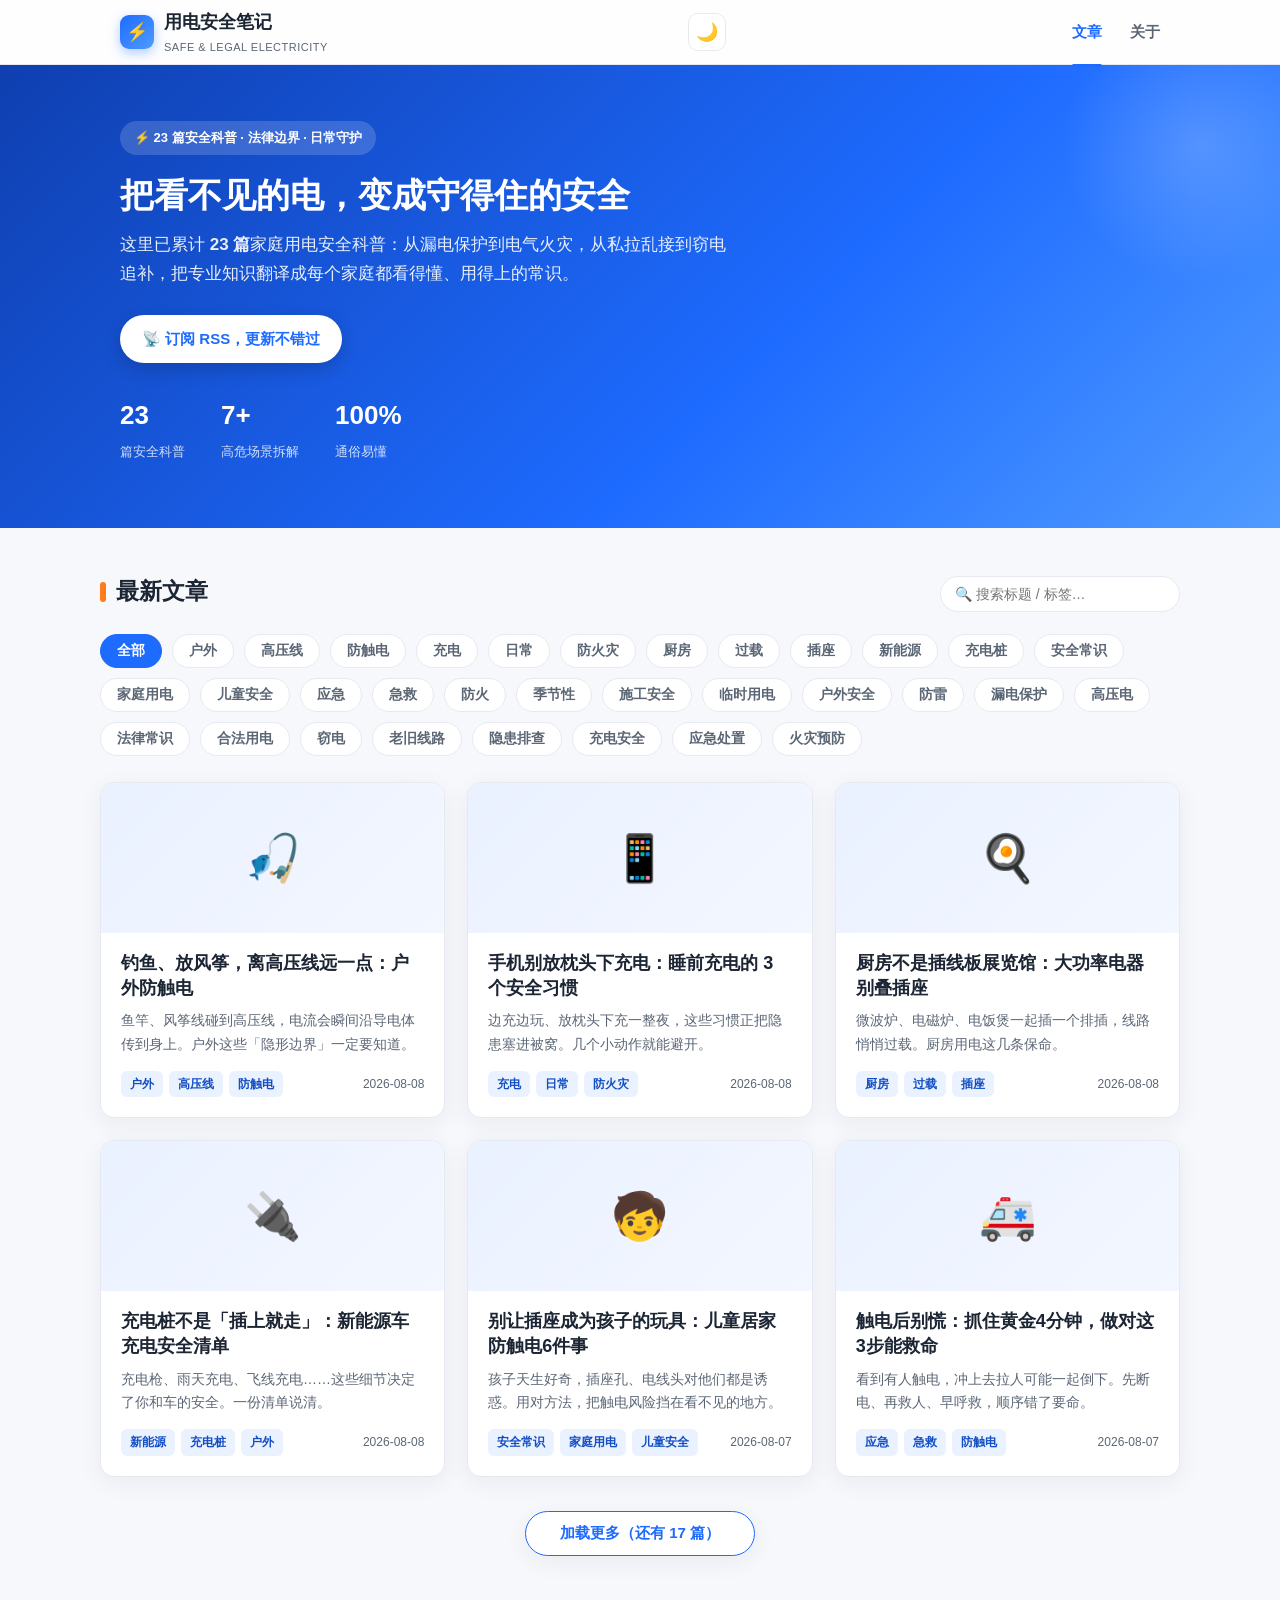
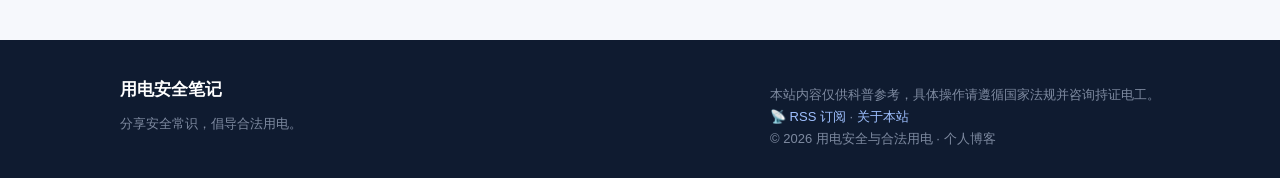
<file: index.html>
<!DOCTYPE html>
<html lang="zh-CN">
<head>
  <meta charset="UTF-8" />
  <meta name="viewport" content="width=device-width, initial-scale=1.0" />
  <title>用电安全与合法用电 · 个人博客</title>
  <meta name="description" content="专注家庭用电安全、合法用电与电气隐患排查的个人博客。" />
  <link rel="stylesheet" href="css/style.css" />
</head>
<body>
  <!-- 顶部导航 -->
  <header class="site-header">
    <div class="wrap nav">
      <a class="brand" href="index.html">
        <span class="logo">⚡</span>
        <span>用电安全笔记<small>SAFE &amp; LEGAL ELECTRICITY</small></span>
      </a>
      <button class="nav-toggle" aria-label="菜单">☰</button>
      <button class="theme-toggle" aria-label="切换主题">🌙</button>
      <nav class="nav-links">
        <a href="index.html" class="active">文章</a>
        <a href="about.html">关于</a>
      </nav>
    </div>
  </header>

  <!-- Hero -->
  <section class="hero">
    <div class="wrap">
      <span class="badge">⚡ 23 篇安全科普 · 法律边界 · 日常守护</span>
      <h1>把看不见的电，变成守得住的安全</h1>
      <p>这里已累计 <b>23 篇</b>家庭用电安全科普：从漏电保护到电气火灾，从私拉乱接到窃电追补，把专业知识翻译成每个家庭都看得懂、用得上的常识。</p>
      <a class="hero-rss" href="rss.xml">📡 订阅 RSS，更新不错过</a>
      <div class="hero-stats">
        <div><b id="article-count">0</b><span>篇安全科普</span></div>
        <div><b>7+</b><span>高危场景拆解</span></div>
        <div><b>100%</b><span>通俗易懂</span></div>
      </div>
    </div>
  </section>

  <!-- 文章列表 -->
  <main class="section wrap">
    <div class="section-head">
      <h2><span class="bar"></span>最新文章</h2>
      <input id="search-input" type="search" placeholder="🔍 搜索标题 / 标签…"
        style="padding:9px 14px;border:1px solid var(--line);border-radius:999px;width:240px;font-size:14px;outline:none;" />
    </div>

    <div id="tag-bar" class="tag-bar"></div>
    <div id="result-hint" class="result-hint"></div>
    <div id="card-grid" class="card-grid"></div>
    <div class="load-more-wrap">
      <button id="load-more" class="load-more">加载更多</button>
    </div>
  </main>

  <!-- 页脚 -->
  <footer class="site-footer">
    <div class="wrap">
      <div>
        <div style="font-weight:800;font-size:17px;color:#fff;">用电安全笔记</div>
        <div class="small">分享安全常识，倡导合法用电。</div>
      </div>
      <div class="small">
        本站内容仅供科普参考，具体操作请遵循国家法规并咨询持证电工。<br />
        <a href="rss.xml">📡 RSS 订阅</a> · <a href="about.html">关于本站</a><br />
        © 2026 用电安全与合法用电 · 个人博客
      </div>
    </div>
  </footer>

  <script src="js/marked.min.js"></script>
  <script src="js/articles.js"></script>
  <script src="js/app.js"></script>
</body>
</html>
</file>
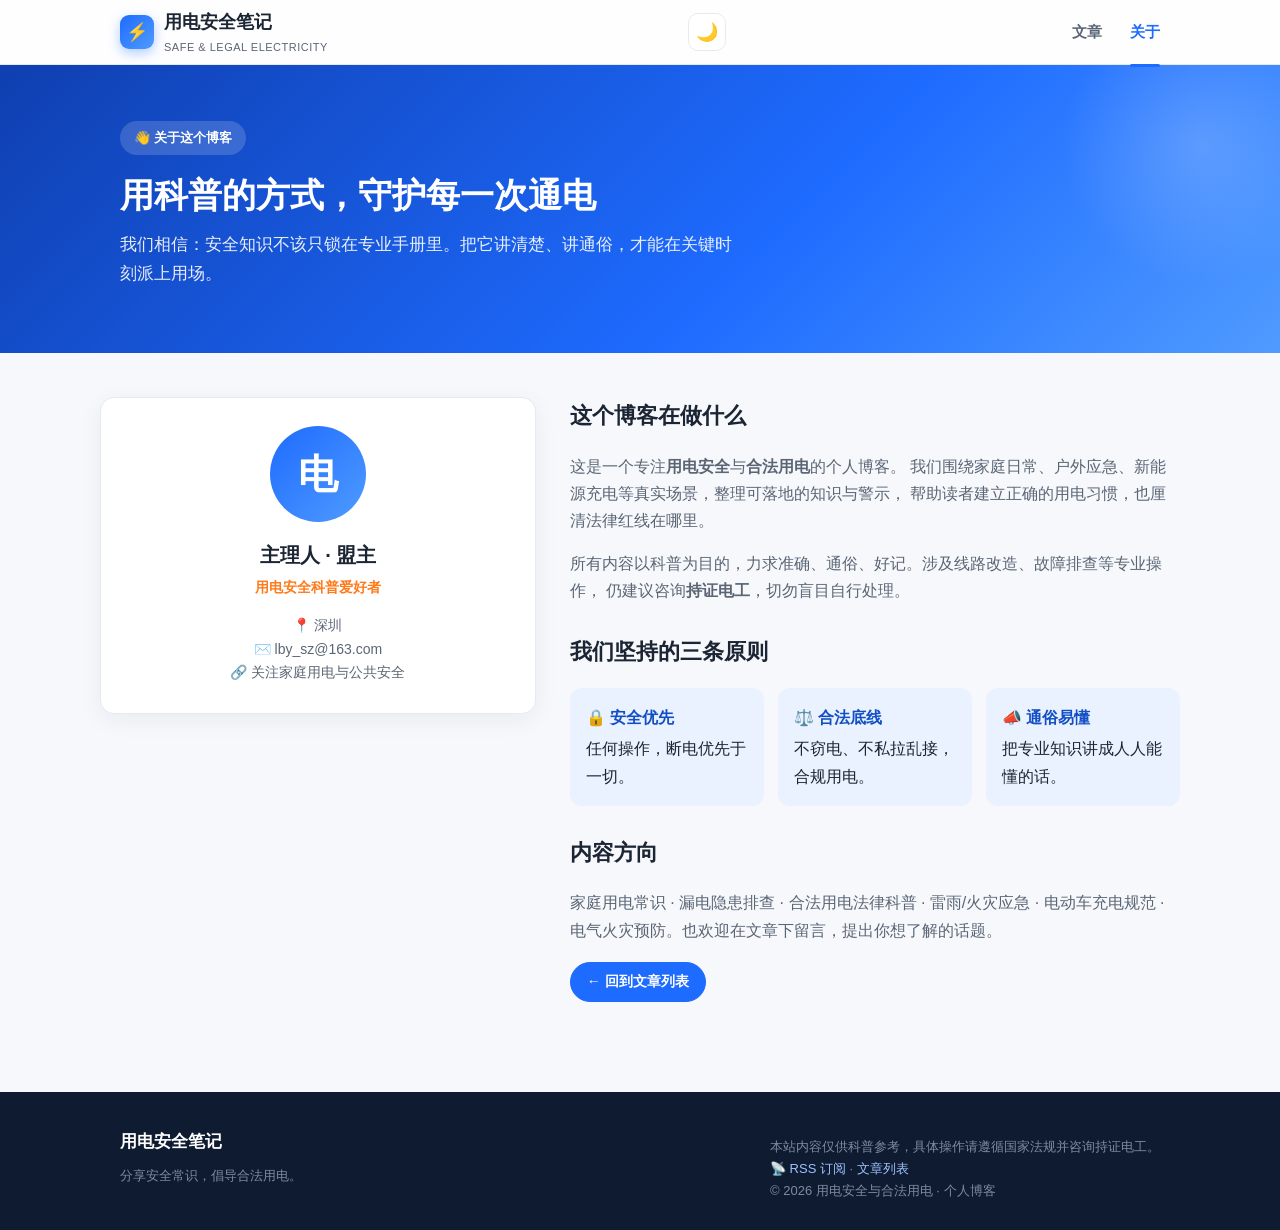
<file: about.html>
<!DOCTYPE html>
<html lang="zh-CN">
<head>
  <meta charset="UTF-8" />
  <meta name="viewport" content="width=device-width, initial-scale=1.0" />
  <title>关于 · 用电安全与合法用电</title>
  <meta name="description" content="关于本博客与作者的介绍。" />
  <link rel="stylesheet" href="css/style.css" />
</head>
<body>
  <!-- 顶部导航 -->
  <header class="site-header">
    <div class="wrap nav">
      <a class="brand" href="index.html">
        <span class="logo">⚡</span>
        <span>用电安全笔记<small>SAFE &amp; LEGAL ELECTRICITY</small></span>
      </a>
      <button class="nav-toggle" aria-label="菜单">☰</button>
      <button class="theme-toggle" aria-label="切换主题">🌙</button>
      <nav class="nav-links">
        <a href="index.html">文章</a>
        <a href="about.html" class="active">关于</a>
      </nav>
    </div>
  </header>

  <!-- Hero -->
  <section class="hero">
    <div class="wrap">
      <span class="badge">👋 关于这个博客</span>
      <h1>用科普的方式，守护每一次通电</h1>
      <p>我们相信：安全知识不该只锁在专业手册里。把它讲清楚、讲通俗，才能在关键时刻派上用场。</p>
    </div>
  </section>

  <!-- 关于内容 -->
  <main class="section wrap">
    <div class="about-grid">
      <aside class="about-card">
        <div class="avatar">电</div>
        <h3>主理人 · 盟主</h3>
        <div class="role">用电安全科普爱好者</div>
        <div class="contact">
          📍 深圳<br />
          ✉️ lby_sz@163.com<br />
          🔗 关注家庭用电与公共安全
        </div>
      </aside>

      <div class="about-content">
        <h2>这个博客在做什么</h2>
        <p>
          这是一个专注<strong>用电安全</strong>与<strong>合法用电</strong>的个人博客。
          我们围绕家庭日常、户外应急、新能源充电等真实场景，整理可落地的知识与警示，
          帮助读者建立正确的用电习惯，也厘清法律红线在哪里。
        </p>
        <p>
          所有内容以科普为目的，力求准确、通俗、好记。涉及线路改造、故障排查等专业操作，
          仍建议咨询<strong>持证电工</strong>，切勿盲目自行处理。
        </p>

        <h2 style="margin-top:28px;">我们坚持的三条原则</h2>
        <div class="principle">
          <div class="item"><b>🔒 安全优先</b>任何操作，断电优先于一切。</div>
          <div class="item"><b>⚖️ 合法底线</b>不窃电、不私拉乱接，合规用电。</div>
          <div class="item"><b>📣 通俗易懂</b>把专业知识讲成人人能懂的话。</div>
        </div>

        <h2 style="margin-top:28px;">内容方向</h2>
        <p>
          家庭用电常识 · 漏电隐患排查 · 合法用电法律科普 · 雷雨/火灾应急 ·
          电动车充电规范 · 电气火灾预防。也欢迎在文章下留言，提出你想了解的话题。
        </p>
        <p style="margin-top:18px;">
          <a class="tag-chip active" href="index.html" style="display:inline-block;">← 回到文章列表</a>
        </p>
      </div>
    </div>
  </main>

  <!-- 页脚 -->
  <footer class="site-footer">
    <div class="wrap">
      <div>
        <div style="font-weight:800;font-size:17px;color:#fff;">用电安全笔记</div>
        <div class="small">分享安全常识，倡导合法用电。</div>
      </div>
      <div class="small">
        本站内容仅供科普参考，具体操作请遵循国家法规并咨询持证电工。<br />
        <a href="rss.xml">📡 RSS 订阅</a> · <a href="index.html">文章列表</a><br />
        © 2026 用电安全与合法用电 · 个人博客
      </div>
    </div>
  </footer>

  <script src="js/marked.min.js"></script>
  <script src="js/articles.js"></script>
  <script src="js/app.js"></script>
</body>
</html>
</file>
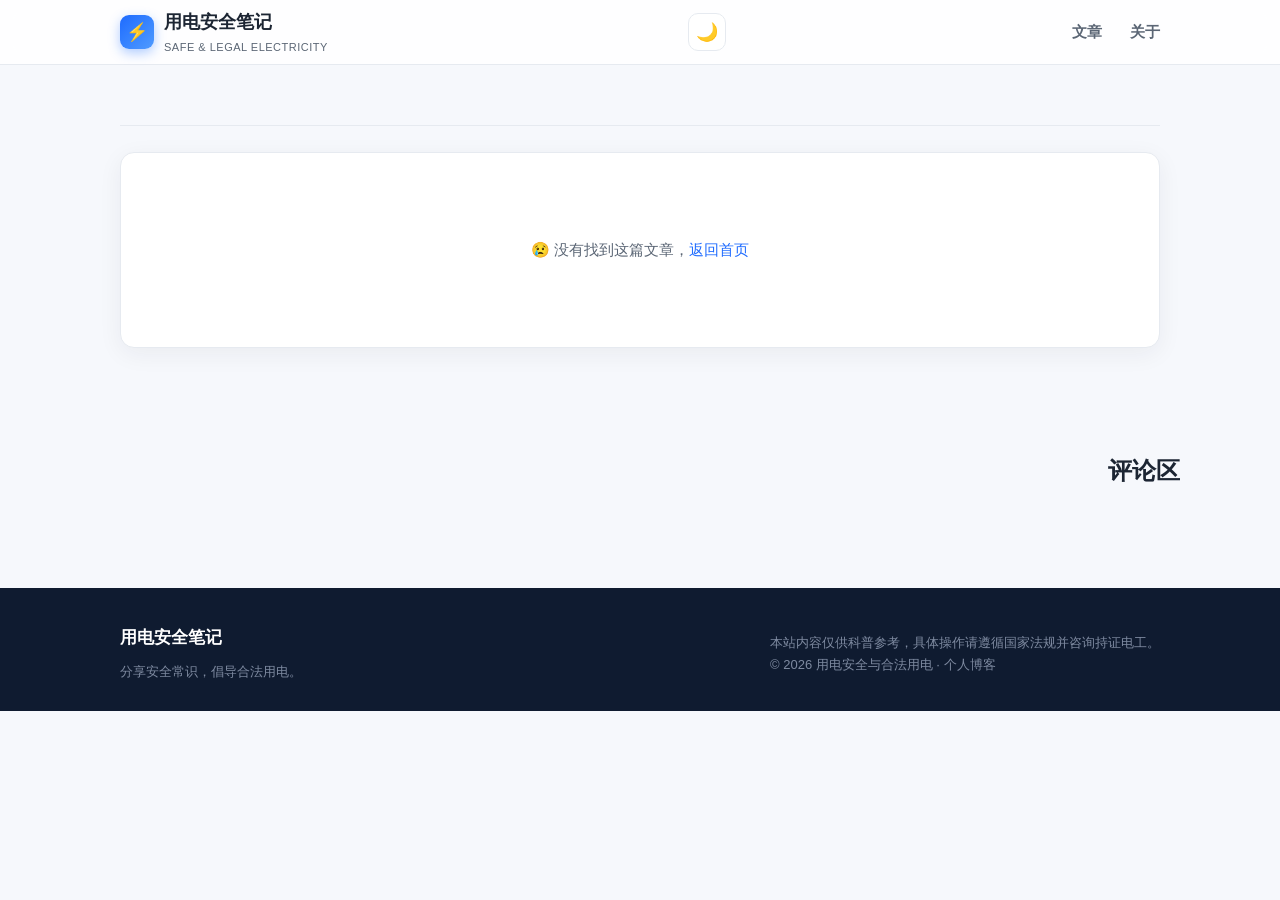
<file: article.html>
<!DOCTYPE html>
<html lang="zh-CN">
<head>
  <meta charset="UTF-8" />
  <meta name="viewport" content="width=device-width, initial-scale=1.0" />
  <title>文章详情 · 用电安全与合法用电</title>
  <link rel="stylesheet" href="css/style.css" />
</head>
<body>
  <!-- 顶部导航 -->
  <header class="site-header">
    <div class="wrap nav">
      <a class="brand" href="index.html">
        <span class="logo">⚡</span>
        <span>用电安全笔记<small>SAFE &amp; LEGAL ELECTRICITY</small></span>
      </a>
      <button class="nav-toggle" aria-label="菜单">☰</button>
      <button class="theme-toggle" aria-label="切换主题">🌙</button>
      <nav class="nav-links">
        <a href="index.html">文章</a>
        <a href="about.html">关于</a>
      </nav>
    </div>
  </header>

  <!-- 文章头部 -->
  <div class="wrap">
    <div id="article-header" class="article-header"></div>
    <article id="article-root" class="article-body"></article>
    <section id="related" class="section wrap" style="padding-top:0;"></section>
  </div>

  <!-- 评论区（Giscus：需在 GitHub 仓库开启 Discussions 并安装 giscus app 后生效） -->
  <section class="section wrap" style="padding-top:0;">
    <h2 class="section-head"><span class="bar"></span>评论区</h2>
    <div id="giscus" class="giscus-box"></div>
  </section>

  <!-- 页脚 -->
  <footer class="site-footer">
    <div class="wrap">
      <div>
        <div style="font-weight:800;font-size:17px;color:#fff;">用电安全笔记</div>
        <div class="small">分享安全常识，倡导合法用电。</div>
      </div>
      <div class="small">
        本站内容仅供科普参考，具体操作请遵循国家法规并咨询持证电工。<br />
        © 2026 用电安全与合法用电 · 个人博客
      </div>
    </div>
  </footer>

  <script src="js/marked.min.js"></script>
  <script src="js/articles.js"></script>
  <script src="js/app.js"></script>
</body>
</html>
</file>
<file: css/style.css>
/* ===========================================================
   用电安全与合法用电 · 个人博客样式
   配色：电光蓝(主) / 警示橙(强调) / 浅灰底
   =========================================================== */

:root {
  --blue: #1e6bff;
  --blue-dark: #134fc4;
  --blue-soft: #eaf1ff;
  --orange: #ff7a1a;
  --orange-soft: #fff1e6;
  --ink: #1c2533;
  --ink-soft: #5b6675;
  --line: #e6eaf0;
  --bg: #f6f8fc;
  --card: #ffffff;
  --radius: 14px;
  --shadow: 0 6px 24px rgba(28, 37, 51, 0.06);
  --shadow-hover: 0 12px 36px rgba(30, 107, 255, 0.14);
  --maxw: 1080px;
  --code-bg: #f1f4f9;
}

* { box-sizing: border-box; }

html { scroll-behavior: smooth; }

body {
  margin: 0;
  font-family: -apple-system, BlinkMacSystemFont, "Segoe UI", "PingFang SC",
    "Hiragino Sans GB", "Microsoft YaHei", sans-serif;
  color: var(--ink);
  background: var(--bg);
  line-height: 1.7;
  -webkit-font-smoothing: antialiased;
}

a { color: var(--blue); text-decoration: none; }
a:hover { text-decoration: underline; }

img { max-width: 100%; display: block; }

.wrap { max-width: var(--maxw); margin: 0 auto; padding: 0 20px; }

/* ----------------------- 顶部导航 ----------------------- */
.site-header {
  position: sticky;
  top: 0;
  z-index: 50;
  background: rgba(255, 255, 255, 0.86);
  backdrop-filter: saturate(160%) blur(10px);
  border-bottom: 1px solid var(--line);
}
.nav {
  display: flex;
  align-items: center;
  justify-content: space-between;
  height: 64px;
}
.brand {
  display: flex;
  align-items: center;
  gap: 10px;
  font-weight: 800;
  font-size: 18px;
  color: var(--ink);
}
.brand:hover { text-decoration: none; }
.brand .logo {
  width: 34px; height: 34px;
  border-radius: 9px;
  background: linear-gradient(135deg, var(--blue), #4f9bff);
  display: grid; place-items: center;
  color: #fff; font-size: 18px;
  box-shadow: 0 4px 12px rgba(30, 107, 255, 0.35);
}
.brand small { display:block; font-size: 11px; font-weight: 500; color: var(--ink-soft); letter-spacing: .5px; }

.nav-links { display: flex; gap: 28px; align-items: center; }
.nav-links a {
  color: var(--ink-soft);
  font-weight: 600;
  font-size: 15px;
  position: relative;
}
.nav-links a.active, .nav-links a:hover { color: var(--blue); text-decoration: none; }
.nav-links a.active::after {
  content: ""; position: absolute; left: 0; right: 0; bottom: -22px;
  height: 3px; border-radius: 3px; background: var(--blue);
}
.nav-toggle { display: none; background: none; border: 0; font-size: 24px; cursor: pointer; color: var(--ink); }

/* ----------------------- Hero ----------------------- */
.hero {
  background: linear-gradient(135deg, #0f3fb0 0%, #1e6bff 60%, #4f9bff 100%);
  color: #fff;
  padding: 56px 0 64px;
  position: relative;
  overflow: hidden;
}
.hero::after {
  content: ""; position: absolute; right: -60px; top: -60px;
  width: 280px; height: 280px; border-radius: 50%;
  background: radial-gradient(circle, rgba(255,255,255,.18), transparent 70%);
}
.hero h1 { font-size: 34px; margin: 0 0 14px; font-weight: 800; line-height: 1.3; }
.hero p { font-size: 17px; max-width: 620px; color: rgba(255,255,255,.9); margin: 0; }
.hero .badge {
  display: inline-flex; align-items: center; gap: 8px;
  background: rgba(255,255,255,.16); padding: 6px 14px; border-radius: 999px;
  font-size: 13px; margin-bottom: 18px; font-weight: 600;
}
.hero-stats { display: flex; gap: 36px; margin-top: 30px; flex-wrap: wrap; }
.hero-stats div { }
.hero-stats b { display: block; font-size: 26px; font-weight: 800; }
.hero-stats span { font-size: 13px; color: rgba(255,255,255,.8); }

/* ----------------------- 区块标题 ----------------------- */
.section { padding: 44px 0; }
.section-head {
  display: flex; align-items: baseline; justify-content: space-between;
  margin-bottom: 22px; flex-wrap: wrap; gap: 12px;
}
.section-head h2 { font-size: 23px; margin: 0; font-weight: 800; }
.section-head h2 .bar {
  display: inline-block; width: 6px; height: 20px; border-radius: 4px;
  background: var(--orange); margin-right: 10px; vertical-align: -3px;
}

/* ----------------------- 标签筛选 ----------------------- */
.tag-bar { display: flex; flex-wrap: wrap; gap: 10px; margin-bottom: 26px; }
.tag-chip {
  border: 1px solid var(--line); background: var(--card);
  color: var(--ink-soft); padding: 7px 16px; border-radius: 999px;
  font-size: 14px; font-weight: 600; cursor: pointer; transition: .18s;
}
.tag-chip:hover { border-color: var(--blue); color: var(--blue); }
.tag-chip.active { background: var(--blue); color: #fff; border-color: var(--blue); }

/* ----------------------- 文章卡片 ----------------------- */
.card-grid {
  display: grid;
  grid-template-columns: repeat(auto-fill, minmax(320px, 1fr));
  gap: 22px;
}
.card {
  background: var(--card); border-radius: var(--radius); overflow: hidden;
  box-shadow: var(--shadow); border: 1px solid var(--line);
  display: flex; flex-direction: column; transition: .2s;
}
.card:hover { transform: translateY(-4px); box-shadow: var(--shadow-hover); }
.card .thumb {
  height: 150px; display: grid; place-items: center; font-size: 46px;
  background: linear-gradient(135deg, var(--blue-soft), #f3f7ff);
  color: var(--blue);
}
.card .body { padding: 18px 20px 20px; display: flex; flex-direction: column; flex: 1; }
.card h3 { margin: 0 0 8px; font-size: 18px; line-height: 1.4; }
.card h3 a { color: var(--ink); }
.card h3 a:hover { color: var(--blue); text-decoration: none; }
.card .excerpt { color: var(--ink-soft); font-size: 14px; margin: 0 0 14px; flex: 1; }
.card .meta { display: flex; align-items: center; justify-content: space-between; gap: 10px; }
.card .tags { display: flex; flex-wrap: wrap; gap: 6px; }
.mini-tag {
  font-size: 12px; color: var(--blue-dark); background: var(--blue-soft);
  padding: 3px 9px; border-radius: 6px; font-weight: 600;
}
.card .date { font-size: 12px; color: var(--ink-soft); white-space: nowrap; }

.empty {
  text-align: center; color: var(--ink-soft); padding: 50px 0; font-size: 15px;
}

/* ----------------------- 文章详情 ----------------------- */
.article-header { padding: 38px 0 22px; border-bottom: 1px solid var(--line); }
.article-header .tags { margin-bottom: 12px; display: flex; gap: 8px; flex-wrap: wrap; }
.article-header h1 { font-size: 30px; margin: 0 0 12px; line-height: 1.35; font-weight: 800; }
.article-header .meta-info { color: var(--ink-soft); font-size: 14px; display: flex; gap: 18px; flex-wrap: wrap; }

.article-body {
  background: var(--card);
  border: 1px solid var(--line);
  border-radius: var(--radius);
  padding: 34px 40px;
  margin: 26px 0 40px;
  box-shadow: var(--shadow);
  font-size: 16px;
}
/* Markdown 排版 */
.article-body h1, .article-body h2, .article-body h3 {
  margin: 28px 0 14px; line-height: 1.4; font-weight: 800;
}
.article-body h2 { font-size: 23px; padding-left: 12px; border-left: 4px solid var(--orange); }
.article-body h3 { font-size: 19px; }
.article-body p { margin: 14px 0; }
.article-body ul, .article-body ol { padding-left: 24px; margin: 14px 0; }
.article-body li { margin: 7px 0; }
.article-body blockquote {
  margin: 18px 0; padding: 14px 18px; border-left: 4px solid var(--blue);
  background: var(--blue-soft); border-radius: 0 10px 10px 0; color: var(--ink-soft);
}
.article-body code {
  background: var(--code-bg); padding: 2px 7px; border-radius: 6px;
  font-family: "SFMono-Regular", Consolas, monospace; font-size: 14px; color: #d6336c;
}
.article-body pre {
  background: #1c2533; color: #e6edf3; padding: 18px 20px; border-radius: 12px;
  overflow-x: auto; font-size: 14px; line-height: 1.6;
}
.article-body pre code { background: none; color: inherit; padding: 0; }
.article-body table { border-collapse: collapse; width: 100%; margin: 18px 0; font-size: 14px; }
.article-body th, .article-body td { border: 1px solid var(--line); padding: 10px 12px; text-align: left; }
.article-body th { background: var(--blue-soft); }
.article-body img { border-radius: 10px; margin: 16px 0; }
.article-body hr { border: 0; border-top: 1px solid var(--line); margin: 26px 0; }

.callout {
  display: flex; gap: 12px; background: var(--orange-soft);
  border: 1px solid #ffd9b3; border-radius: 12px; padding: 14px 16px;
  margin: 18px 0; font-size: 14.5px; color: #8a4b12;
}
.callout .ic { font-size: 20px; line-height: 1.3; }

.back-link { display: inline-flex; align-items: center; gap: 6px; font-weight: 600; margin-bottom: 10px; }

/* ----------------------- 关于页 ----------------------- */
.about-grid { display: grid; grid-template-columns: 1fr 1.4fr; gap: 34px; align-items: start; }
.about-card {
  background: var(--card); border: 1px solid var(--line); border-radius: var(--radius);
  padding: 28px; box-shadow: var(--shadow); text-align: center;
}
.about-card .avatar {
  width: 96px; height: 96px; border-radius: 50%; margin: 0 auto 16px;
  background: linear-gradient(135deg, var(--blue), #4f9bff); color: #fff;
  display: grid; place-items: center; font-size: 40px; font-weight: 800;
}
.about-card h3 { margin: 6px 0 4px; font-size: 20px; }
.about-card .role { color: var(--orange); font-weight: 700; font-size: 14px; margin-bottom: 14px; }
.about-card .contact { font-size: 14px; color: var(--ink-soft); }
.about-content h2 { font-size: 22px; margin-top: 0; }
.about-content p { color: var(--ink-soft); }
.about-content .principle {
  display: grid; grid-template-columns: repeat(auto-fit, minmax(180px,1fr)); gap: 14px; margin-top: 18px;
}
.about-content .principle .item {
  background: var(--blue-soft); border-radius: 12px; padding: 16px;
}
.about-content .principle .item b { display: block; color: var(--blue-dark); margin-bottom: 4px; }

/* ----------------------- 页脚 ----------------------- */
.site-footer {
  background: #0f1b30; color: #c7d0e0; margin-top: 30px; padding: 36px 0 28px;
}
.site-footer .wrap { display: flex; justify-content: space-between; flex-wrap: wrap; gap: 18px; }
.site-footer a { color: #9fc0ff; }
.site-footer .small { font-size: 13px; color: #7e8aa0; margin-top: 8px; }

/* ----------------------- 响应式 ----------------------- */
@media (max-width: 760px) {
  .nav-links {
    position: absolute; top: 64px; left: 0; right: 0;
    background: #fff; flex-direction: column; gap: 0;
    border-bottom: 1px solid var(--line); padding: 8px 0;
    display: none;
  }
  .nav-links.open { display: flex; }
  .nav-links a { padding: 12px 20px; }
  .nav-links a.active::after { display: none; }
  .nav-toggle { display: block; }
  .hero h1 { font-size: 26px; }
  .hero-stats { gap: 24px; }
  .about-grid { grid-template-columns: 1fr; }
  .article-body { padding: 22px 18px; }
  .article-body h1 { font-size: 24px; }
}

/* ----------------------- 暗色模式 ----------------------- */
.theme-toggle {
  border: 1px solid var(--line); background: var(--card); color: var(--ink);
  width: 38px; height: 38px; border-radius: 10px; cursor: pointer;
  font-size: 18px; display: grid; place-items: center; transition: .18s; margin-left: 14px;
}
.theme-toggle:hover { border-color: var(--blue); }

[data-theme="dark"] {
  --blue: #4f9bff;
  --blue-dark: #82b4ff;
  --blue-soft: #16243d;
  --orange: #ff9a4d;
  --orange-soft: #3a2a18;
  --ink: #e6edf3;
  --ink-soft: #9aa7b8;
  --line: #2a3548;
  --bg: #0d1422;
  --card: #161f30;
  --shadow: 0 6px 24px rgba(0,0,0,0.4);
  --shadow-hover: 0 12px 36px rgba(79,155,255,0.25);
  --code-bg: #283447;
}
[data-theme="dark"] .site-header { background: rgba(13,20,34,0.86); }
[data-theme="dark"] .nav-links { background: #161f30; }
[data-theme="dark"] .callout { border-color: #5a3a1a; }
[data-theme="dark"] #search-input { background: var(--card); color: var(--ink); }
[data-theme="dark"] .hero { background: linear-gradient(135deg, #0a2a78 0%, #134fc4 60%, #2f6fd6 100%); }
.giscus-box { margin-top: 8px; }

/* ----------------------- Hero RSS 订阅按钮 ----------------------- */
.hero-rss {
  display: inline-flex; align-items: center; gap: 8px;
  margin-top: 26px; padding: 11px 22px; border-radius: 999px;
  background: #fff; color: var(--blue); font-weight: 700; font-size: 15px;
  box-shadow: 0 6px 18px rgba(0,0,0,.18); transition: .18s;
}
.hero-rss:hover { text-decoration: none; transform: translateY(-2px); box-shadow: 0 10px 26px rgba(0,0,0,.28); }

/* ----------------------- 搜索结果提示 ----------------------- */
.result-hint {
  min-height: 20px; margin: -8px 0 18px; font-size: 14px; color: var(--ink-soft);
}
.result-hint:empty { display: none; }

/* ----------------------- 加载更多 ----------------------- */
.load-more-wrap { text-align: center; margin: 34px 0 10px; }
.load-more {
  border: 1px solid var(--blue); background: var(--card); color: var(--blue);
  padding: 12px 34px; border-radius: 999px; font-size: 15px; font-weight: 700;
  cursor: pointer; transition: .18s; box-shadow: var(--shadow);
}
.load-more:hover { background: var(--blue); color: #fff; }
</file>
